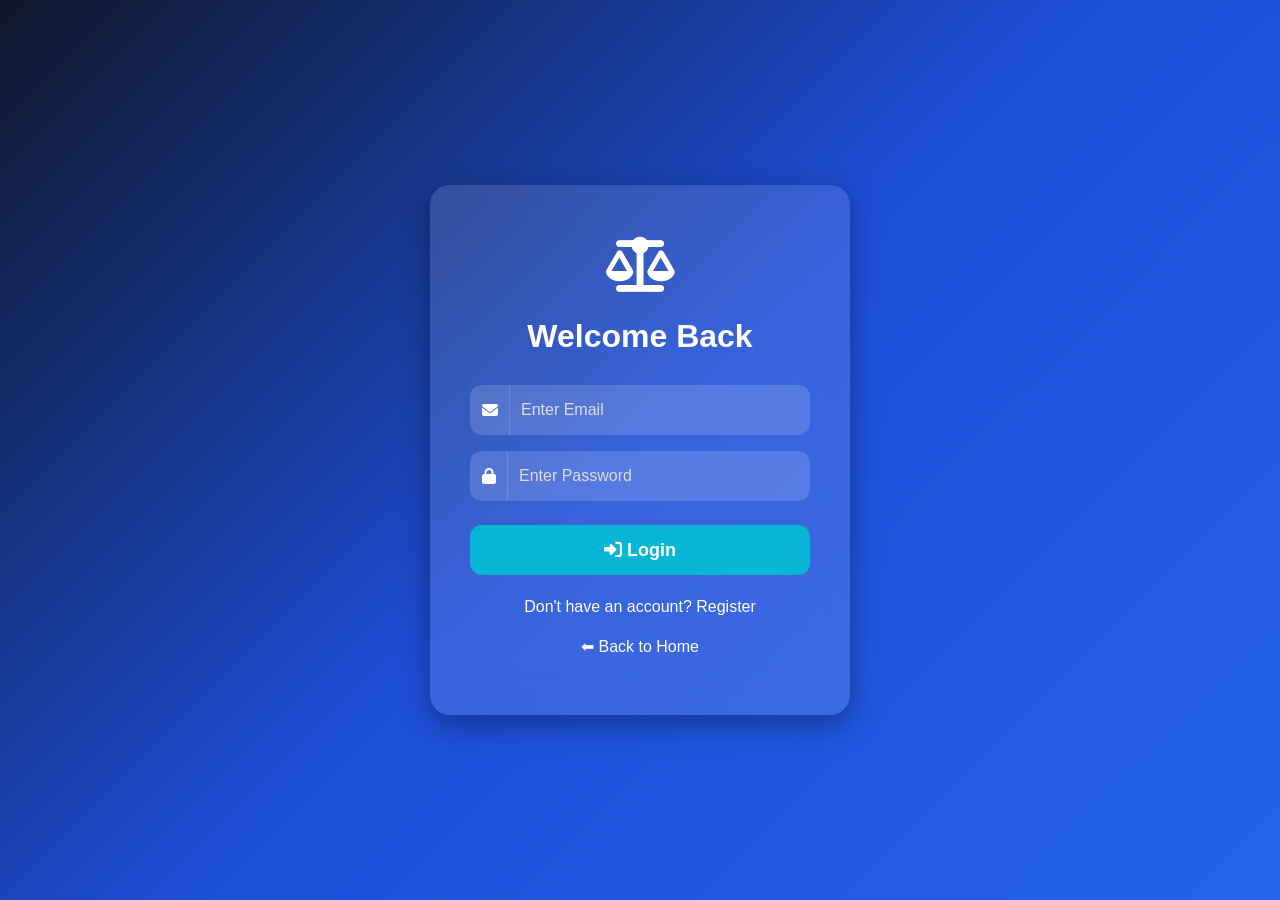
<file: login.html>
<!DOCTYPE html>
<html lang="en">
<head>
<meta charset="UTF-8">
<meta name="viewport" content="width=device-width, initial-scale=1.0">
<title>Login | AI Legal Document Analyzer</title>

<link href="https://cdn.jsdelivr.net/npm/bootstrap@5.3.3/dist/css/bootstrap.min.css" rel="stylesheet">
<link href="https://cdnjs.cloudflare.com/ajax/libs/font-awesome/6.5.2/css/all.min.css" rel="stylesheet">

<style>

*{
    margin:0;
    padding:0;
    box-sizing:border-box;
    font-family:'Poppins',sans-serif;
}

body{
    height:100vh;
    background:linear-gradient(135deg,#0f172a,#1d4ed8,#2563eb);
    display:flex;
    justify-content:center;
    align-items:center;
    overflow:hidden;
}

.login-card{

    width:420px;
    padding:40px;

    background:rgba(255,255,255,.12);
    backdrop-filter:blur(20px);

    border-radius:20px;

    box-shadow:0 10px 30px rgba(0,0,0,.35);

}

.logo{

    text-align:center;
    color:white;
    font-size:55px;
    margin-bottom:10px;

}

h2{

    color:white;
    text-align:center;
    font-weight:bold;
    margin-bottom:30px;

}

.form-control{

    background:rgba(255,255,255,.15);
    border:none;
    color:white;
    height:50px;
    border-radius:12px;

}

.form-control::placeholder{

    color:#ddd;

}

.form-control:focus{

    background:rgba(255,255,255,.20);
    color:white;
    box-shadow:none;

}

.input-group-text{

    background:rgba(255,255,255,.15);
    border:none;
    color:white;
    border-radius:12px 0 0 12px;

}

.btn-login{

    width:100%;
    height:50px;
    border:none;
    border-radius:12px;
    font-size:18px;
    font-weight:bold;

    background:#06b6d4;
    color:white;

    transition:.3s;

}

.btn-login:hover{

    transform:translateY(-3px);
    background:#0891b2;

}

.links{

    margin-top:20px;
    text-align:center;

}

.links a{

    color:#fff;
    text-decoration:none;

}

.links a:hover{

    text-decoration:underline;

}

</style>

</head>

<body>

<div class="login-card">

<div class="logo">
<i class="fa-solid fa-scale-balanced"></i>
</div>

<h2>Welcome Back</h2>

<form method="POST">

<div class="mb-3 input-group">

<span class="input-group-text">
<i class="fa-solid fa-envelope"></i>
</span>

<input
type="email"
name="email"
class="form-control"
placeholder="Enter Email"
required>

</div>

<div class="mb-4 input-group">

<span class="input-group-text">
<i class="fa-solid fa-lock"></i>
</span>

<input
type="password"
name="password"
class="form-control"
placeholder="Enter Password"
required>

</div>

<button class="btn-login">
<i class="fa-solid fa-right-to-bracket"></i>
 Login
</button>

</form>

<div class="links">

<p class="text-white mt-3">
Don't have an account?
<a href="/register">Register</a>
</p>

<p>
<a href="/">⬅ Back to Home</a>
</p>

</div>

</div>

</body>
</html>
</file>
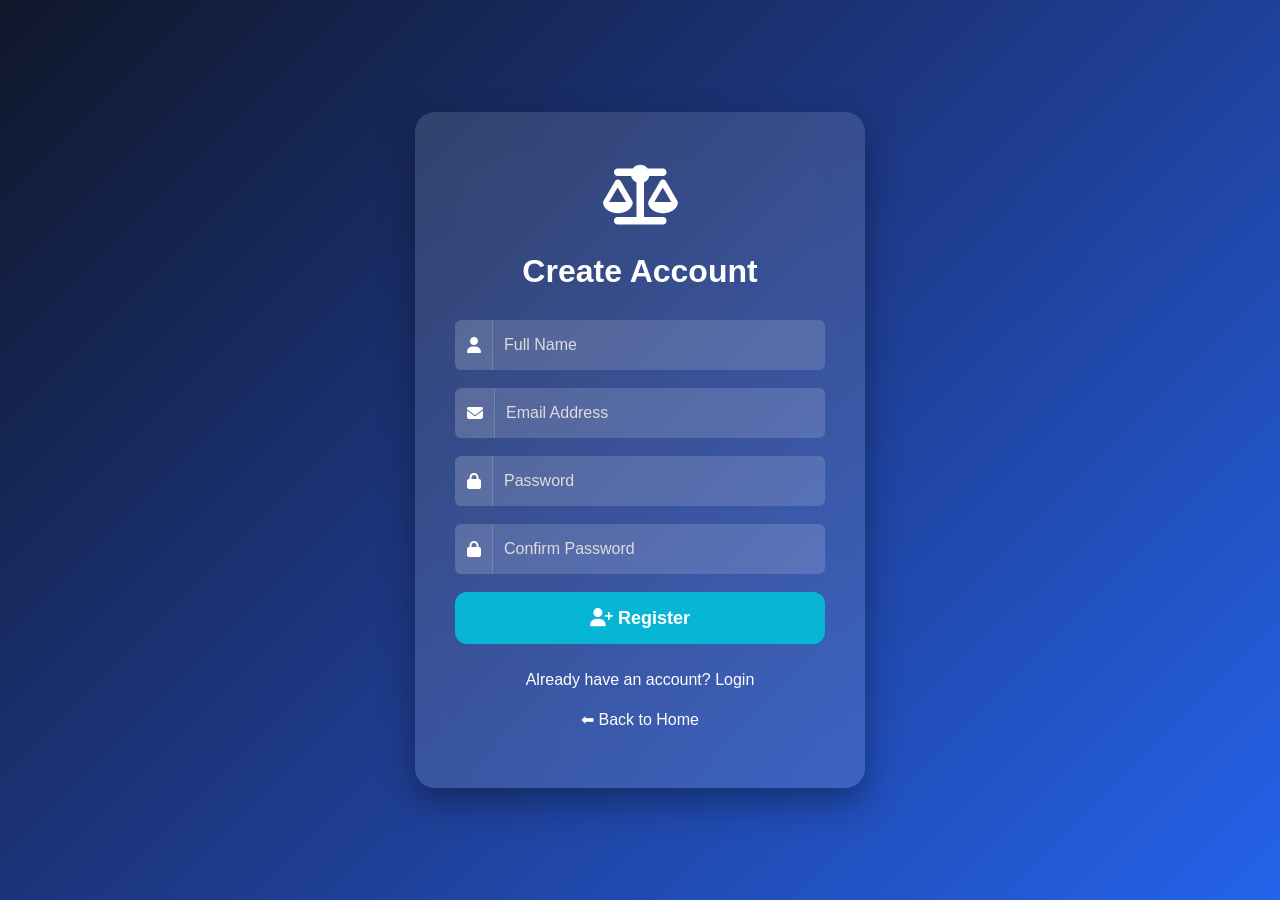
<file: register.html>
<!DOCTYPE html>
<html lang="en">
<head>
<meta charset="UTF-8">
<meta name="viewport" content="width=device-width, initial-scale=1.0">

<title>Register | AI Legal Document Analyzer</title>

<link href="https://cdn.jsdelivr.net/npm/bootstrap@5.3.3/dist/css/bootstrap.min.css" rel="stylesheet">

<link href="https://cdnjs.cloudflare.com/ajax/libs/font-awesome/6.5.2/css/all.min.css" rel="stylesheet">

<style>

*{
    margin:0;
    padding:0;
    box-sizing:border-box;
    font-family:'Poppins',sans-serif;
}

body{
    min-height:100vh;
    background:linear-gradient(135deg,#0f172a,#1e3a8a,#2563eb);
    display:flex;
    justify-content:center;
    align-items:center;
    padding:30px;
}

.register-card{

    width:450px;
    background:rgba(255,255,255,.12);
    backdrop-filter:blur(20px);

    border-radius:20px;

    padding:40px;

    box-shadow:0 15px 35px rgba(0,0,0,.35);

}

.logo{

    text-align:center;
    color:white;
    font-size:60px;
    margin-bottom:10px;

}

h2{

    text-align:center;
    color:white;
    margin-bottom:30px;
    font-weight:bold;

}

.input-group{

    margin-bottom:18px;

}

.input-group-text{

    background:rgba(255,255,255,.18);
    color:white;
    border:none;

}

.form-control{

    background:rgba(255,255,255,.15);
    color:white;
    border:none;
    height:50px;

}

.form-control::placeholder{

    color:#ddd;

}

.form-control:focus{

    background:rgba(255,255,255,.20);
    color:white;
    box-shadow:none;

}

.btn-register{

    width:100%;
    height:52px;

    border:none;

    border-radius:12px;

    background:#06b6d4;

    color:white;

    font-size:18px;

    font-weight:bold;

    transition:.3s;

}

.btn-register:hover{

    background:#0891b2;

    transform:translateY(-3px);

}

.links{

    margin-top:20px;

    text-align:center;

}

.links a{

    color:white;

    text-decoration:none;

}

.links a:hover{

    text-decoration:underline;

}

</style>

</head>

<body>

<div class="register-card">

<div class="logo">
<i class="fa-solid fa-scale-balanced"></i>
</div>

<h2>Create Account</h2>

<form method="POST">

<div class="input-group">

<span class="input-group-text">
<i class="fa-solid fa-user"></i>
</span>

<input
type="text"
name="name"
class="form-control"
placeholder="Full Name"
required>

</div>

<div class="input-group">

<span class="input-group-text">
<i class="fa-solid fa-envelope"></i>
</span>

<input
type="email"
name="email"
class="form-control"
placeholder="Email Address"
required>

</div>

<div class="input-group">

<span class="input-group-text">
<i class="fa-solid fa-lock"></i>
</span>

<input
type="password"
name="password"
class="form-control"
placeholder="Password"
required>

</div>

<div class="input-group">

<span class="input-group-text">
<i class="fa-solid fa-lock"></i>
</span>

<input
type="password"
placeholder="Confirm Password"
class="form-control"
required>

</div>

<button class="btn-register">
<i class="fa-solid fa-user-plus"></i>
 Register
</button>

</form>

<div class="links">

<p class="text-white mt-4">

Already have an account?

<a href="/login">Login</a>

</p>

<p>

<a href="/">⬅ Back to Home</a>

</p>

</div>

</div>

</body>
</html>
</file>
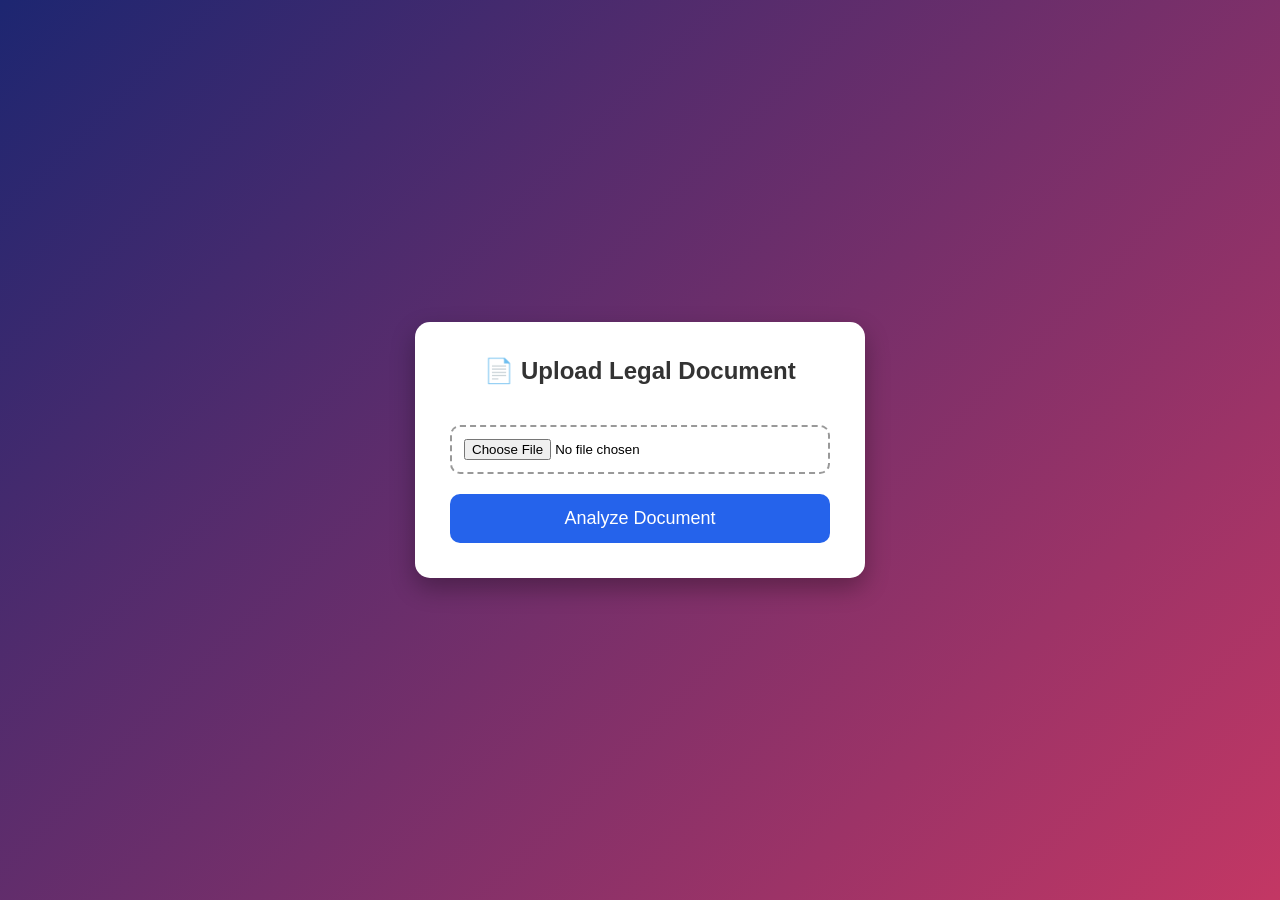
<file: upload.html>
<!DOCTYPE html>
<html lang="en">

<head>

    <meta charset="UTF-8">
    <meta name="viewport" content="width=device-width, initial-scale=1.0">

    <title>Upload Legal Document</title>

    <style>
        * {
            margin: 0;
            padding: 0;
            box-sizing: border-box;
            font-family: Arial, sans-serif;
        }

        body {
            background: linear-gradient(135deg, #1d2671, #c33764);
            height: 100vh;
            display: flex;
            justify-content: center;
            align-items: center;
        }

        .card {
            width: 450px;
            background: white;
            padding: 35px;
            border-radius: 15px;
            box-shadow: 0px 10px 25px rgba(0,0,0,0.3);
            text-align: center;
        }

        h2 {
            margin-bottom: 20px;
            color: #333;
        }

        input[type=file] {
            width: 100%;
            padding: 12px;
            margin: 20px 0;
            border: 2px dashed #999;
            border-radius: 10px;
            cursor: pointer;
        }

        button {
            width: 100%;
            padding: 14px;
            border: none;
            border-radius: 10px;
            background: #2563eb;
            color: white;
            font-size: 18px;
            cursor: pointer;
        }

        button:hover {
            background: #1d4ed8;
        }
    </style>

</head>

<body>

<div class="card">

    <h2>📄 Upload Legal Document</h2>

    <form action="/upload" method="POST" enctype="multipart/form-data">

        <input
            type="file"
            name="pdf"
            accept=".pdf"
            required
        >

        <button type="submit">
            Analyze Document
        </button>

    </form>

</div>

</body>
</html>
</file>
